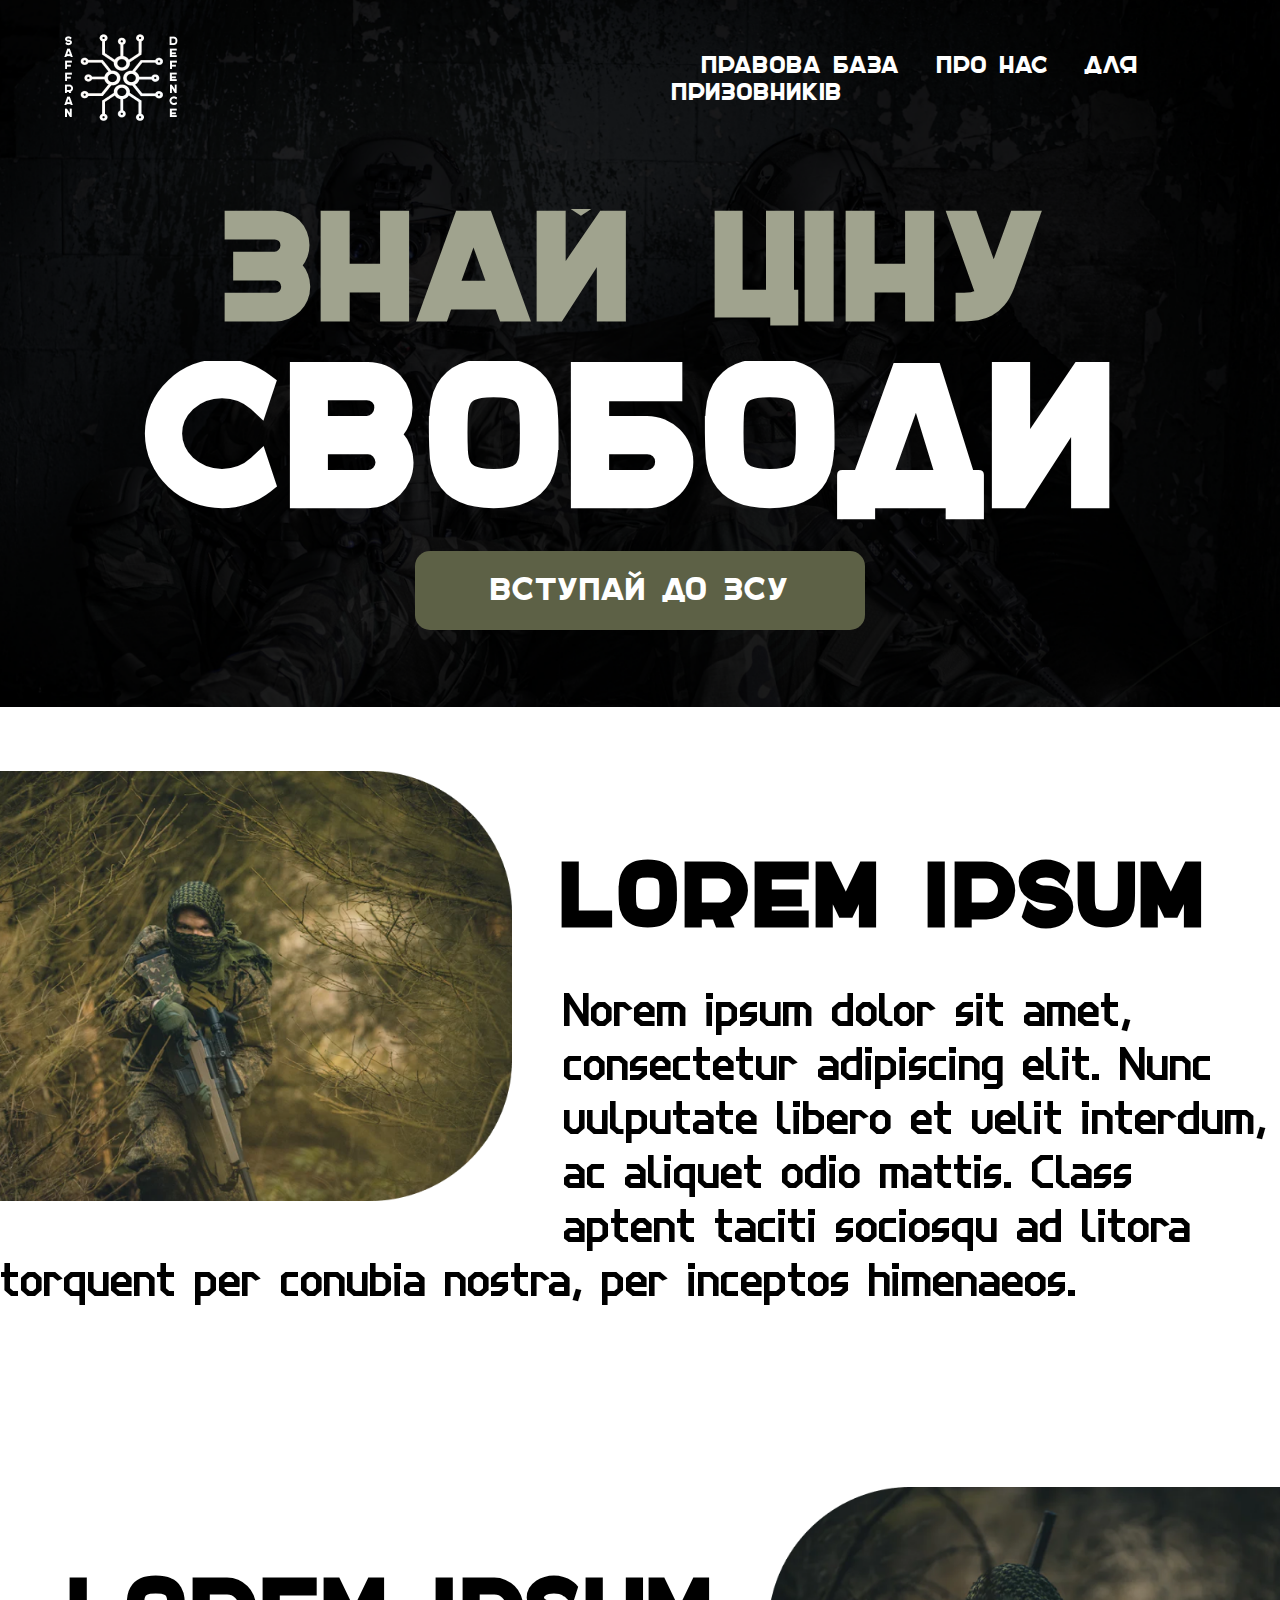
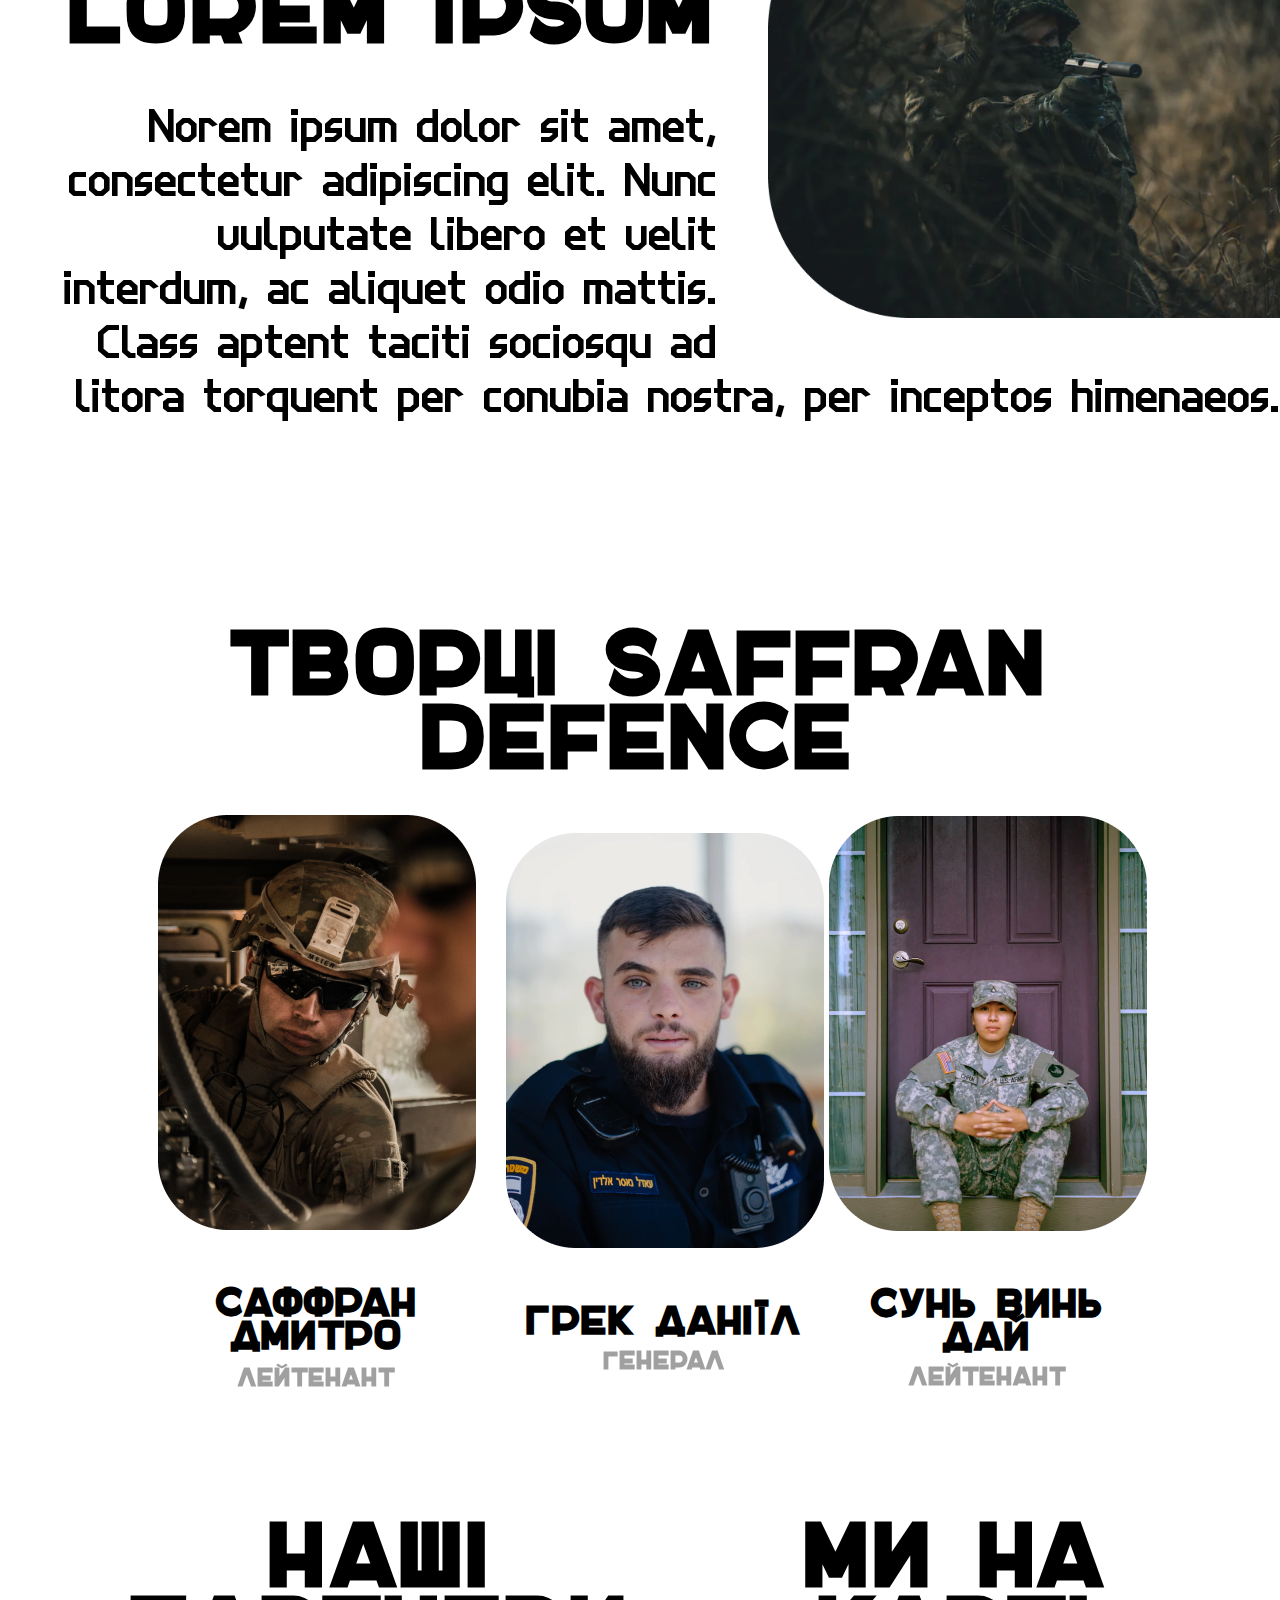
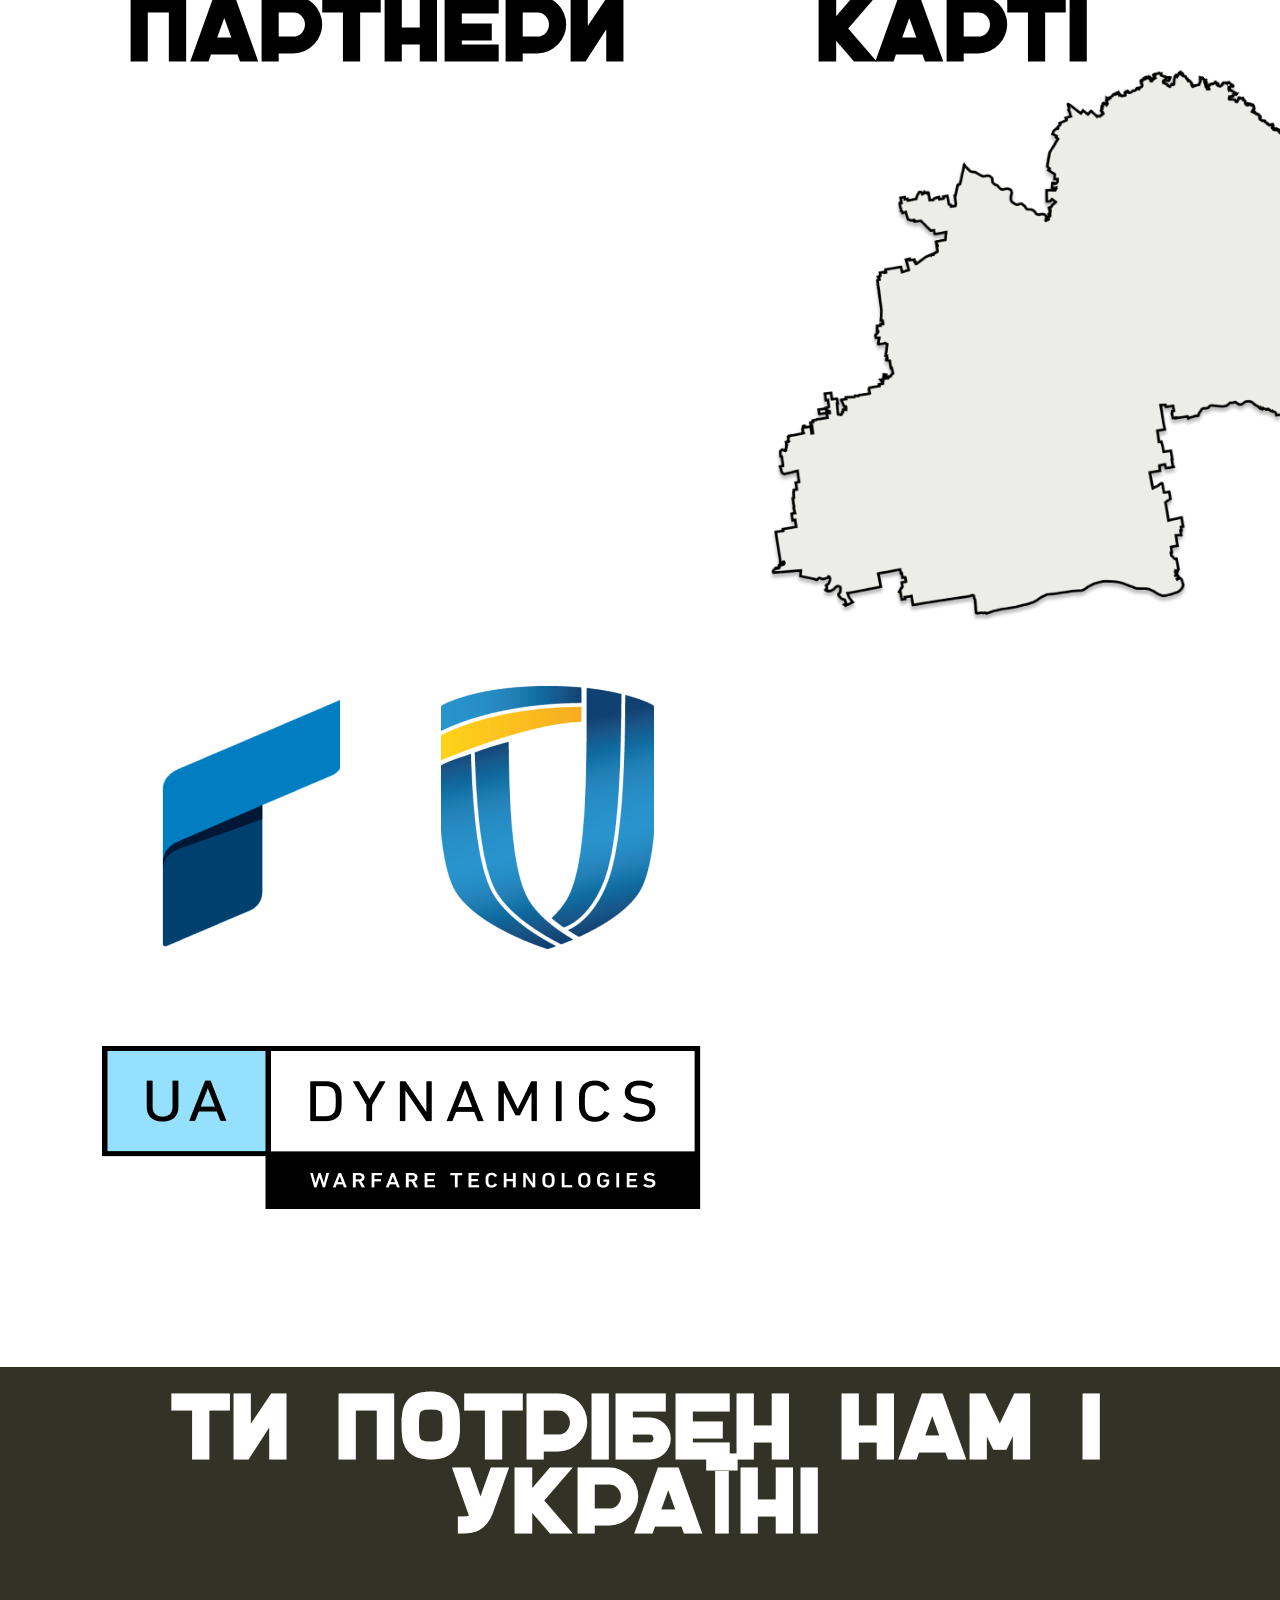
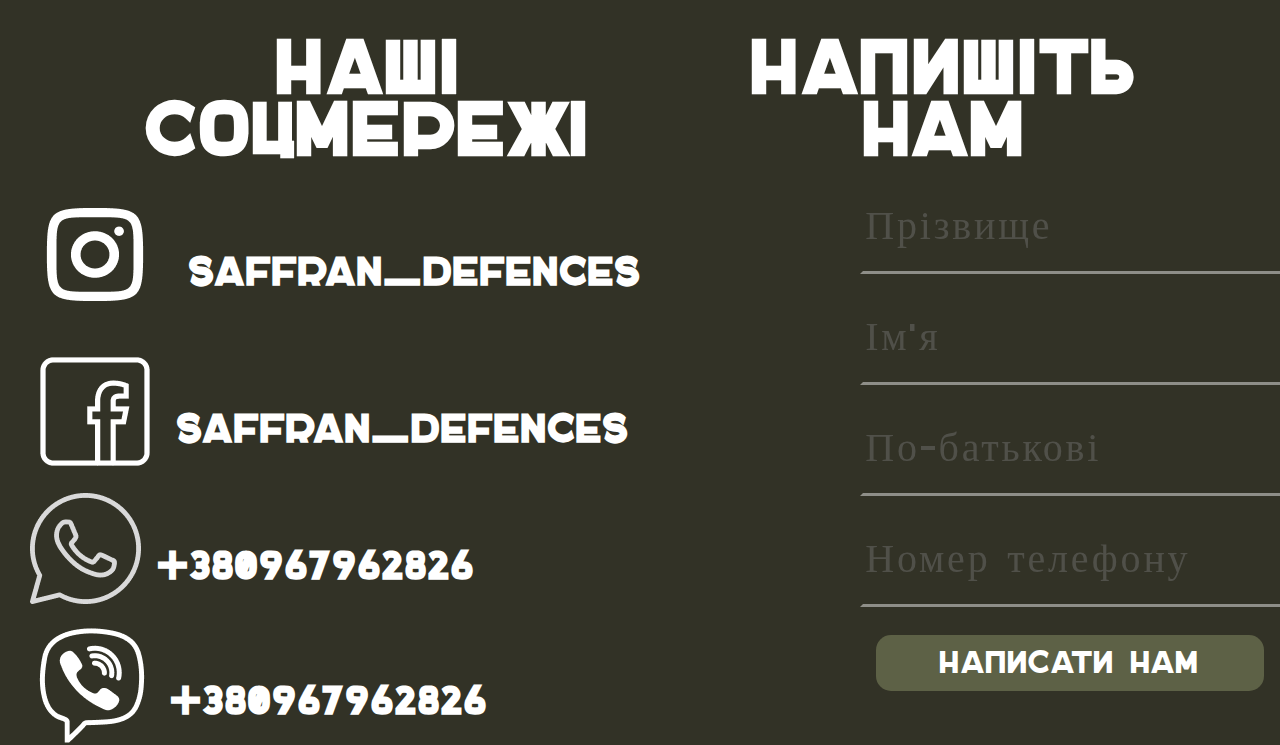
<file: index.html>
<!DOCTYPE html>
<html>
    <head>
        <meta charset="utf-8">
        <meta http-equiv="X-UA-Compatible" content="IE=edge">
        <title>Saffran Defence</title>
        <meta name="Saffran Defensive Systems" content="">
        <meta name="viewport" content="width=device-width, initial-scale=1">
        <link rel="stylesheet" href="index.css">
    </head>
    <body>
    <div class="intro-banner"> <!--баннер інтро-->
        <div class="header">
            <div class="logo">
                <a href="index.html"><img src="dfnc.png"></a>
            </div>
            <div class="navbar"><div class="nav">
                <a class="nav_link" href="https://zakon.rada.gov.ua/laws/show/435-15">Правова база</a>
                <a class="nav_link" href="us.html">Про нас</a>
                <a class="nav_link" href="cntc.html">Для призовників</a>
            </div>
        </div>
        </div>
        <div class="text_intro">
            <h2>Знай ціну</h2>
            <h1>Свободи</h1>
            </div>
            <div class="container">
                <div class="button-body">
                    <div class="button-internal">
                        <a class="button">Вступай до ЗСУ</a>
                    </div>
                </div>
            </div>
    </div>
    <div class="container2">
        <div class="filler">
            <img class="fil1" src="fil1.png">
            <div class="fill-text">
                <h3>lorem ipsum</h3>
                <p>Norem ipsum dolor sit amet, consectetur adipiscing elit. Nunc vulputate libero et velit interdum, ac aliquet odio mattis. Class aptent taciti sociosqu ad litora torquent per conubia nostra, per inceptos himenaeos.</p>
            </div>
        </div>
        <div class="filler">
            <img class="fil2" src="fil2.png">
            <div class="fill-text2">
                <h3>lorem ipsum</h3>
                <p>Norem ipsum dolor sit amet, consectetur adipiscing elit. Nunc vulputate libero et velit interdum, ac aliquet odio mattis. Class aptent taciti sociosqu ad litora torquent per conubia nostra, per inceptos himenaeos.</p>
            </div>
        </div>
    </div>

    <div class="container2">
        <div class="head1"> <h3>Творці Saffran Defence</h3></div>
        <div class="cards">
            <div class="pers-card">
                <img class="card-img" src="cr1.png">
                <h4>Саффран Дмитро</h4>
                <h5>Лейтенант</h5>
            </div>
            <div class="pers-card">
                <img class="card-img" src="cr2.png">
                <h4>Грек Даніїл</h4>
                <h5>Генерал</h5>
            </div>
            <div class="pers-card">
                <img class="card-img" src="cr3.png">
                <h4>Сунь Винь Дай</h4>
                <h5>Лейтенант</h5>
            </div>
        </div>
    </div>

    <div class="container2">
        <div class="head">
        <h3>Наші партнери</h3>
        <h3>Ми на карті</h3>
        </div>
            <img class="fil2" src="map.png">
            <img class="log" src="logos.png">
    </div>

    <div class="footer">
    <h3 class="white">Ти потрібен нам і Україні</h3>
    <div class="head">
        <h3 class="whitenn">Наші соцмережі</h3>
        <h3 class="whitenn">Напишіть нам</h3>
        </div>
    <div class="foot"> 
        <div class="contacts">
            <div class="social">
                <img class="soc-img" src="insta.png">
                <h4 class="h41">saffran_defences</h4>
            </div>
            <div class="social">
                <img class="soc-img" src="facebook.png">
                <h4 class="h41"> saffran_defences</h4>
            </div>
            <div class="social">
                <img class="soc-img" src="whatsapp.png">
                <h4 class="h41"> +380967962826</h4>
            </div>
            <div class="social">
                <img class="soc-img" src="viber.png">
                <h4 class="h41"> +380967962826</h4>
            </div>
        </div>
        <div class="form">
            <input placeholder="Прізвище">
            <input placeholder="Ім'я">
            <input placeholder="По-батькові">
            <input placeholder="Номер телефону">
            <div class="container3">
                <div class="button-body">
                    <div class="button-internal">
                        <a class="button">Написати нам</a>
                    </div>
                </div>
            </div></div>
    </div>
     
    </div>
    </div>
    </div>
    </body>
</html>
</file>
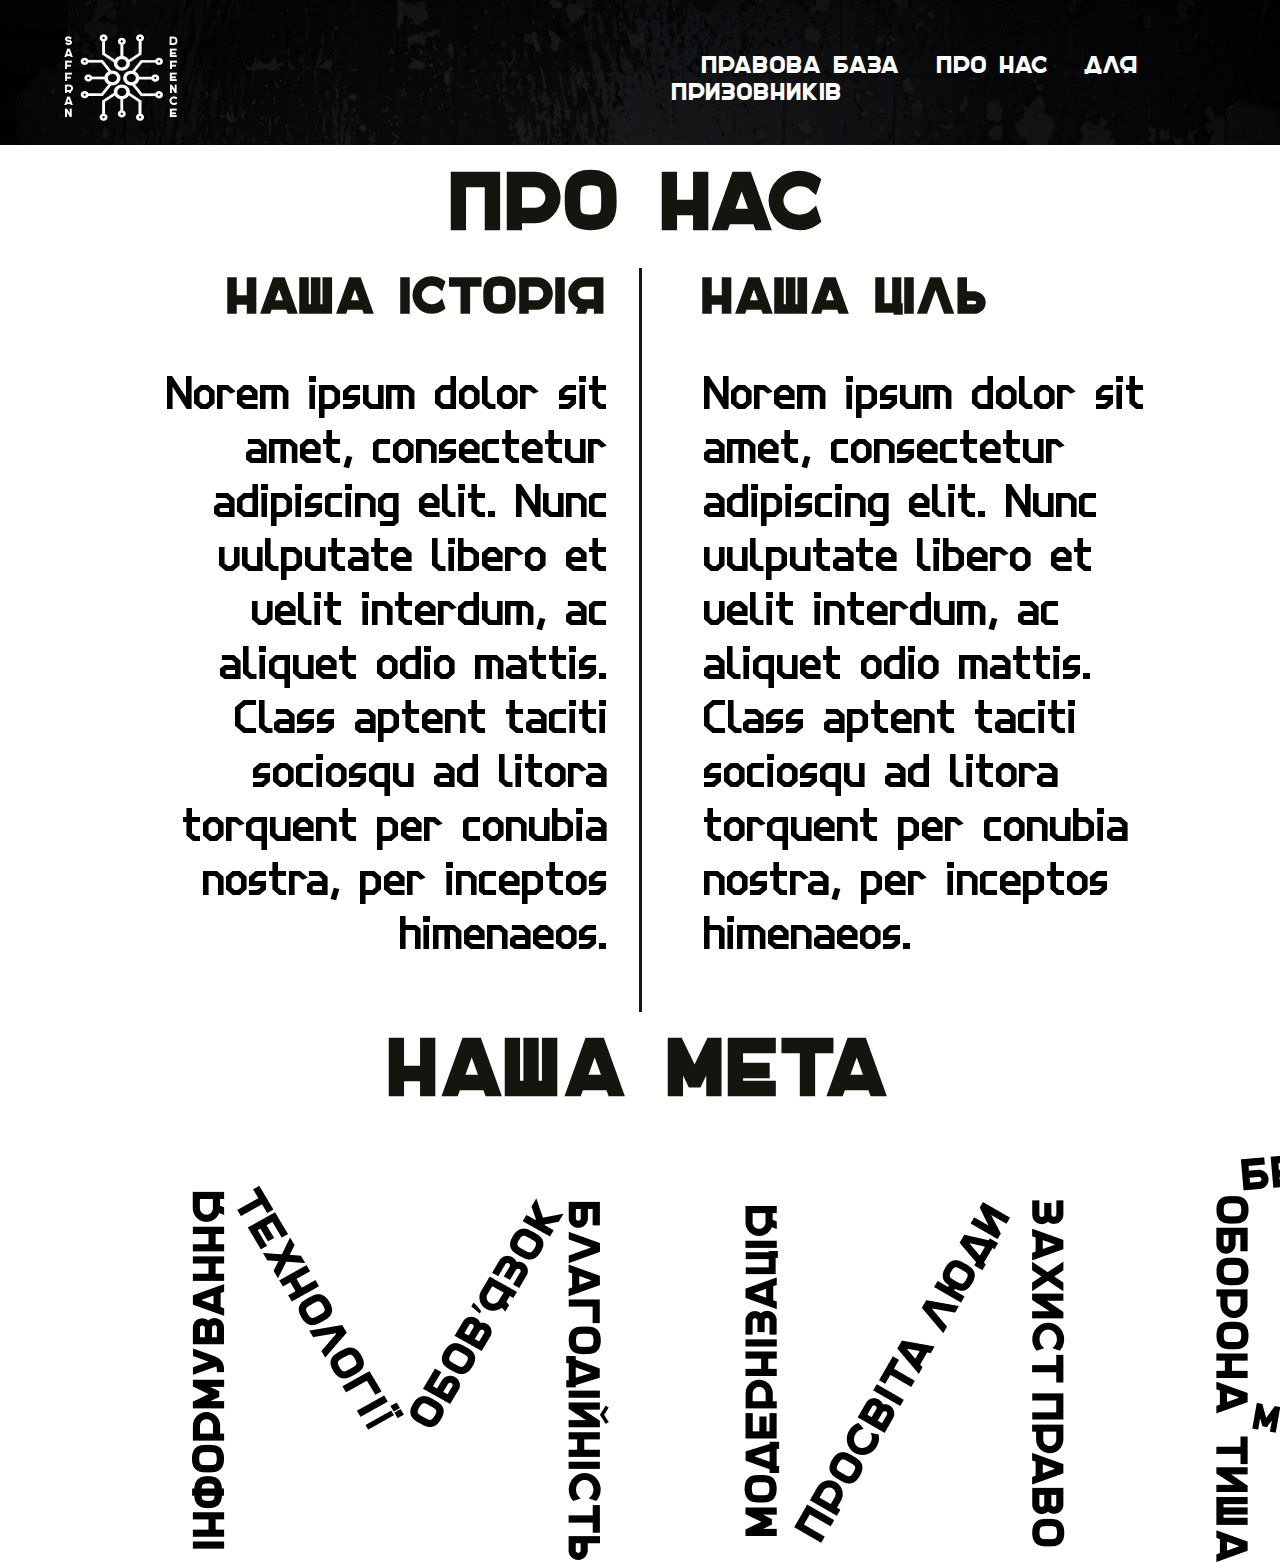
<file: us.html>
<!DOCTYPE html>
<!--[if lt IE 7]>      <html class="no-js lt-ie9 lt-ie8 lt-ie7"> <![endif]-->
<!--[if IE 7]>         <html class="no-js lt-ie9 lt-ie8"> <![endif]-->
<!--[if IE 8]>         <html class="no-js lt-ie9"> <![endif]-->
<!--[if gt IE 8]>      <html class="no-js"> <!--<![endif]-->
<html>
    <head>
        <meta charset="utf-8">
        <meta http-equiv="X-UA-Compatible" content="IE=edge">
        <title>Про нас</title>
        <meta name="description" content="">
        <link rel="stylesheet" href="us.css">
    </head>
    <body>
        <div class="header">
                <div class="logo">
                    <a href="index.html"><img src="dfnc.png"></a>
                </div>
                <div class="navbar"><div class="nav">
                    <a class="nav_link" href="https://zakon.rada.gov.ua/laws/show/435-15">Правова база</a>
                    <a class="nav_link" href="#">Про нас</a>
                    <a class="nav_link" href="cntc.html">Для призовників</a>
                </div>
            </div>
        </div>
        <div class="container"><div class="head"><h3 class="q1">Про нас</h3></div></div>
<div class="head1">
    <div class="fill-text2">
        <h3 class="qr">Наша історія</h3>
        <p>Norem ipsum dolor sit amet, consectetur adipiscing elit. Nunc vulputate libero et velit interdum, ac aliquet odio mattis. Class aptent taciti sociosqu ad litora torquent per conubia nostra, per inceptos himenaeos.</p>
    </div>
    <div class="fill-text1">
        <h3 class="ql">Наша ціль</h3>
        <p>Norem ipsum dolor sit amet, consectetur adipiscing elit. Nunc vulputate libero et velit interdum, ac aliquet odio mattis. Class aptent taciti sociosqu ad litora torquent per conubia nostra, per inceptos himenaeos.</p>
    </div>
</div>
<div class="container"><div class="head"><h3 class="q1">Наша мета</h3></div></div>
<div class="container"><div class="head-i"><img src="pc.png"> </div></div>

</body>
</html>
</file>
<file: index.css>
@font-face {
    font-family: "docker";
    src: url(docker.ttf);
}

@font-face{
    font-family: "linewire";
    src: url(lnwr.ttf);
}


body{
    margin: 0px;
    height: 100%;
    width: 100%;
    box-sizing: border-box ;
}
h1, h2{
    font-family:docker;
}
.header{
    height: 100%;
    padding-top:2%;
    padding-bottom: 1%;
    padding-left:5%;
    display:flex;
    justify-content: space-between;
    align-items: center;}
.header-inner{
    justify-content: space-between;
    width: 100%;
    align-items: center;
}
.nav_link{
    text-decoration: none;
    font-family: "docker";
    color: #ffffff;
    padding-left:5%;
}
.navbar {
    max-width:50%;
    width:100%;
    font-size:24px;
    padding-right: -10%;
}
h1{
    font-size: 200px;
    background: #ffffff;
    -webkit-background-clip: text;
    -webkit-text-fill-color: transparent;
    text-align: center;
    margin-top:2%;
    margin-bottom:2%;
}

.intro-banner{

    background-image: url("m_ban.png");
    background-size: cover;
    width:100%;
    height: 100%;
}
h2{
    font-size: 152px;
    text-align: center;
    background: #A0A38E;
    -webkit-background-clip: text;
    -webkit-text-fill-color: transparent; 
    margin-bottom:0;
    margin-top:5%;
}

.container{
    width:100%;
    text-align: center;
    display: flex;
    justify-content: center;
    padding-bottom: 6%;
}

.container3{
    margin-top: 4%;
    margin-left: 20%;
    width:100%;
    text-align: center;
    display: flex;
    justify-content: center;
    padding-bottom: 6%;
}
.container2{
    width:100%;
}
.footer{
    background-color: #323226;
}
.foot{
    display: flex;
    justify-content: space-between;
}
.button-body{
    border-radius: 15px;
    align-items: center;
    background-color: #5D6146;
    padding: 2%;
}

.button{
    justify-content: center;
    font-family: "docker";
    cursor: pointer;
    font-size: 32px;
    font-weight: 500;
    color: #ffffff;
    text-decoration: none;
    transition: background cubic-bezier(0.075, 0.82, 0.165, 1), 2s;
    margin: 50px;
    padding-top:25px ;
    
}

.filler{
padding-top: 5%;
padding-bottom: 5%;
}
.fil1{
float: left;
width: 40%;
padding-right:4%;
}
.fil2{
    float: right;
    width: 40%;
    padding-left:4%;
    }
.fill-text{
    font-family: "linewire";
    font-size: 50px;
}

.fill-text2{
text-align: right;
    font-family: "linewire";
    font-size: 50px;
    margin-left: 3%;
}

h3{
font-family: docker;
font-size: 90px;
margin-bottom: 0%;
}
.white{
    text-align: center;
    color: #ffffff;
    padding-top: 2%;
}
.whitenn{
    text-align: center;
    color: #ffffff;
    padding-top: 2%;
    font-size: 75px;
}
.head{
    text-align: center;
    display: flex;
    justify-content: space-between;
    padding-left: 5%;
    padding-right: 5%;
}

.head1{
    text-align: center;
}
.cards {
    padding-top: 3%;
    padding-left: 10%;
    padding-right: 10%;
    align-items: center;
    display: flex;
    flex-direction:row;
    justify-content: space-between;
}
.social{
    text-align: left;
    display: flex;
    align-items: center;
    margin-left: 5%;
    margin-top: 0;
}
.soc-img{
    margin-right: 3%;
    margin-top: 3%;
}
.soc-img:first-child{
    margin-right: 3%;
    padding:0;
    margin-top: 3%;
}
.pers-card{
    text-align: center;
}
.contacts{
    width: 80%;
    align-items: first baseline;
}
.social:first-child{
    margin-left: 3%;
}
h4{
    font-size: 40px;
    font-family: "docker";
    margin-bottom: 0;
}

.h41{
    text-align: center;
    color: #ffffff;
}
h5{
    font-size:25px;
    font-family: "docker";
    margin-top: 4%;
    opacity: 0.37;
}


.log{
    margin: 5%;
    margin-left: 8%;
}
.form{
    margin-left: -2%;
}
input{
    margin-left: 40%;
    margin-top: 3%;
    width: 600px;
    height:82px;
    display: inline-block;
    background: none;
    border: #323226 solid 3px;
    border-bottom: white solid 3px;
    opacity: 45%;
    font-size: 40px;
    font-family: "linewire";
    font-weight: 300;
    letter-spacing: 2.80px;
    word-wrap: break-word;
    color:#ffffff;
      }
</file>
<file: us.css>
@font-face {
    font-family: "docker";
    src: url(docker.ttf);
}

@font-face{
    font-family: "linewire";
    src: url(lnwr.ttf);
}
body{
    margin: 0px;
    height: 100%;
    width: 100%;
}
.header{
    height: 100%;
    padding-top:2%;
    padding-bottom: 1%;
    padding-left:5%;
    display:flex;
    justify-content: space-between;
    align-items: center;
    background-image: url("m_ban.png");
}
.header-inner{
    justify-content: space-between;
    width: 100%;
    align-items: center;
}
.nav_link{
    text-decoration: none;
    font-family: "docker";
    color: #ffffff;
    padding-left:5%;
}
.navbar {
    max-width:50%;
    width:100%;
    font-size:24px;
    padding-right: -10%;
}

.q1{
    font-family: "docker";
    font-size: 80px;
    margin-bottom: 0%;
    margin-top: 2%;
    text-align: center;
    color: #151510;
    }

    .qr{
        text-align: right;
        font-family: "docker";
        font-size: 50px;
        margin-bottom: 0%;
        margin-top: 2%;
        color: #151510;
        }
        .ql{
            text-align: left;
            font-family: "docker";
            font-size: 50px;
            margin-bottom: 0%;
            margin-top: 2%;
            color: #151510;
            }
            .head1{
                display: flex;
                justify-content: space-between;
                flex-direction: row;
                padding-top: 0%;
                padding-left: 10%;
                padding-right: 10%;
        }
        .filll{text-align: left;}
        .fillr{text-align: right;}
        .fill-text1{
            text-align: left;
            font-family: "linewire";
            font-size: 50px;
            margin-left: 3%;
            padding-left: 3%;
            margin-top: 3%;
        }
        
        .fill-text2{
        text-align: right;
            font-family: "linewire";
            font-size: 50px;
            margin-left: 3%;
            border-right: #151510 3px solid;
            padding-right: 3%;
            margin-top: 3%;


        }

        .head-i{
            display: flex;
            justify-content: space-between;
            flex-direction: row;
            padding-top: 3%;
            padding-left: 15%;
            padding-right: 10%;
    }
</file>
